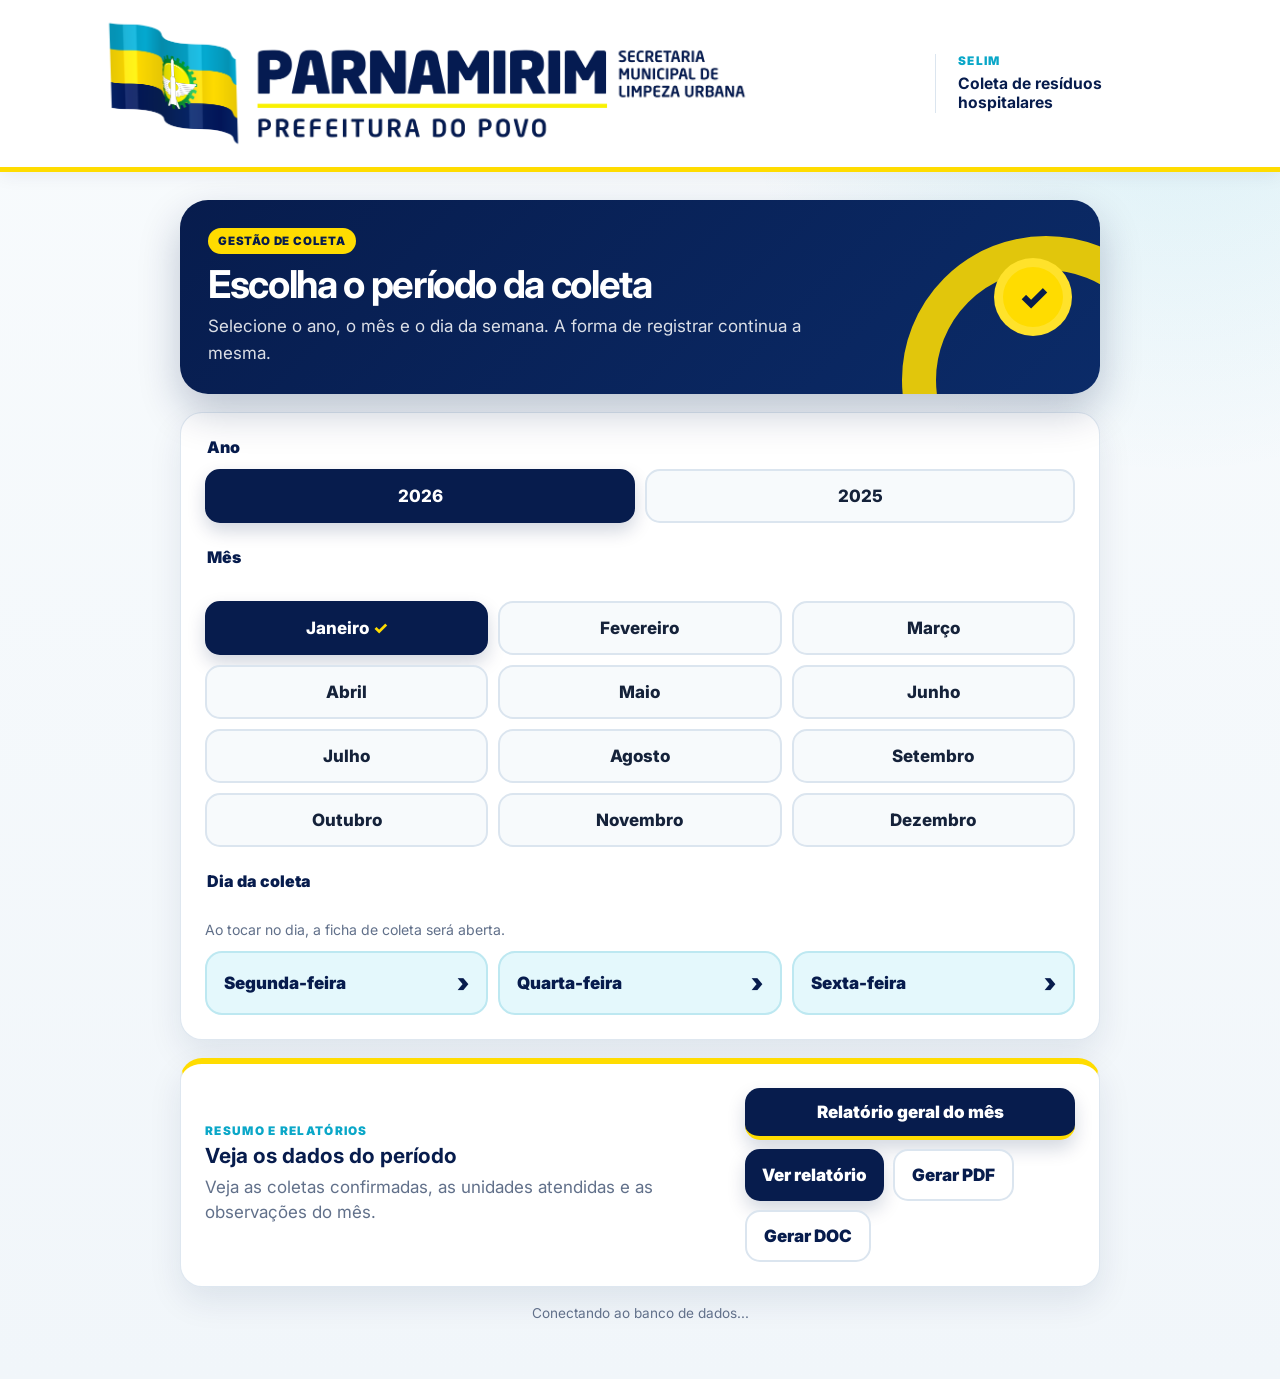
<file: index.html>
<!doctype html>
<html lang="pt-BR">
<head>
  <meta charset="utf-8">
  <meta name="viewport" content="width=device-width, initial-scale=1, viewport-fit=cover">
  <meta name="theme-color" content="#071c4d">
  <meta name="description" content="SELIM — controle da coleta de resíduos de serviços de saúde de Parnamirim.">
  <title>SELIM | Coleta Hospitalar</title>
  <link rel="preconnect" href="https://fonts.googleapis.com">
  <link rel="preconnect" href="https://fonts.gstatic.com" crossorigin>
  <link href="https://fonts.googleapis.com/css2?family=Inter:wght@400;600;700;800;900&display=swap" rel="stylesheet">
  <link rel="stylesheet" href="styles.css?v=6">
</head>
<body>
  <a class="skip-link" href="#mainContent">Ir para o conteúdo</a>

  <header class="brand-header">
    <div class="brand-wrap">
      <img class="brand-logo" src="assets/logo-parnamirim.png" alt="Prefeitura de Parnamirim — Secretaria Municipal de Limpeza Urbana">
      <div class="brand-context">
        <span class="brand-eyebrow">SELIM</span>
        <strong>Coleta de resíduos hospitalares</strong>
      </div>
    </div>
  </header>

  <main class="app" id="mainContent">
    <section class="welcome-card" aria-labelledby="pageTitle">
      <div>
        <span class="pill">Gestão de coleta</span>
        <h1 id="pageTitle">Escolha o período da coleta</h1>
        <p>Selecione o ano, o mês e o dia da semana. A forma de registrar continua a mesma.</p>
      </div>
      <div class="welcome-mark" aria-hidden="true">✓</div>
    </section>

    <section class="card selector-card" aria-labelledby="selectionTitle">
      <h2 class="sr-only" id="selectionTitle">Seleção do período</h2>

      <fieldset class="selector-group">
        <legend>Ano</legend>
        <div class="year-selector" id="yearSelector"></div>
      </fieldset>

      <fieldset class="selector-group">
        <legend>Mês</legend>
        <div class="months-grid" id="monthsGrid"></div>
      </fieldset>

      <fieldset class="selector-group selector-group-last">
        <legend>Dia da coleta</legend>
        <p class="field-help">Ao tocar no dia, a ficha de coleta será aberta.</p>
        <div class="days-grid">
          <button class="day-btn" type="button" data-day="Segunda">
            <span>Segunda-feira</span><span class="button-arrow" aria-hidden="true">›</span>
          </button>
          <button class="day-btn" type="button" data-day="Quarta">
            <span>Quarta-feira</span><span class="button-arrow" aria-hidden="true">›</span>
          </button>
          <button class="day-btn" type="button" data-day="Sexta">
            <span>Sexta-feira</span><span class="button-arrow" aria-hidden="true">›</span>
          </button>
        </div>
      </fieldset>

      <div class="loading-box" id="loadingBox" role="status" aria-live="polite">
        <div class="loader" aria-hidden="true"></div>
        <div id="loadingText">Carregando dados...</div>
      </div>
    </section>

    <section class="card report-entry" aria-labelledby="reportEntryTitle">
      <div>
        <span class="section-kicker">Resumo e relatórios</span>
        <h2 id="reportEntryTitle">Veja os dados do período</h2>
        <p>Veja as coletas confirmadas, as unidades atendidas e as observações do mês.</p>
      </div>
      <div class="report-entry-actions">
        <button class="action-btn action-primary general-report-btn" id="btnGeneralReport" type="button">Relatório geral do mês</button>
        <button class="action-btn action-primary" id="btnViewReport" type="button">Ver relatório</button>
        <button class="action-btn action-secondary" id="btnPdfHome" type="button">Gerar PDF</button>
        <button class="action-btn action-secondary" id="btnDocHome" type="button">Gerar DOC</button>
      </div>
    </section>

    <p class="system-note" id="systemNote" aria-live="polite"></p>
  </main>

  <section class="full-overlay" id="editorOverlay" aria-hidden="true" aria-labelledby="editorTitle">
    <header class="overlay-header">
      <div class="overlay-header-inner">
        <div class="overlay-title-wrap">
          <span class="section-kicker">Ficha de coleta</span>
          <h2 class="overlay-title" id="editorTitle">Coleta</h2>
          <p class="overlay-subtitle" id="editorSubtitle">Ano</p>
        </div>
        <button class="icon-btn" id="btnCloseEditor" type="button" aria-label="Fechar ficha">×</button>
      </div>
      <div class="save-state" id="autosaveStatus" role="status" aria-live="polite">Dados carregados</div>
    </header>

    <div class="overlay-content editor-content">
      <nav class="dates-strip" id="datesStrip" aria-label="Datas da coleta"></nav>

      <section class="block" aria-labelledby="statusTitle">
        <div class="block-heading">
          <div>
            <span class="section-kicker">Unidades</span>
            <h3 id="statusTitle">Status da coleta</h3>
          </div>
          <div class="status-legend" aria-label="Legenda">
            <span><i class="legend-dot legend-yes"></i>S = coletado</span>
            <span><i class="legend-dot legend-no"></i>N = sem coleta nesta data</span>
          </div>
        </div>
        <div class="unit-list" id="unitList"></div>
        <p class="status-help">Toque no botão da unidade para alternar: vazio → S → N.</p>
      </section>

      <section class="block" aria-labelledby="observationTitle">
        <div class="obs-title-row">
          <div>
            <span class="section-kicker">Anotações</span>
            <h3 id="observationTitle">Observação do dia</h3>
          </div>
          <div class="obs-date-tag" id="obsDateTag">Dia</div>
        </div>
        <label class="sr-only" for="obsTextarea">Observação da data selecionada</label>
        <textarea id="obsTextarea" placeholder="Digite aqui as observações do dia selecionado..."></textarea>
      </section>
    </div>

    <footer class="overlay-footer">
      <button class="save-btn" id="btnSalvarEditor" type="button">Salvar agora</button>
    </footer>
  </section>

  <section class="full-overlay report-overlay" id="reportOverlay" aria-hidden="true" aria-labelledby="reportTitle">
    <header class="overlay-header">
      <div class="overlay-header-inner">
        <div class="overlay-title-wrap">
          <span class="section-kicker">Relatório visual</span>
          <h2 class="overlay-title" id="reportTitle">Resumo da coleta</h2>
          <p class="overlay-subtitle" id="reportSubtitle">Período</p>
        </div>
        <button class="icon-btn" id="btnCloseReport" type="button" aria-label="Fechar relatório">×</button>
      </div>
    </header>

    <div class="overlay-content report-content">
      <p class="report-explainer">O peso líquido do caminhão vem das observações de cada data. Ele representa o total do dia e não é dividido entre unidades. “N” significa apenas que não houve coleta naquela data.</p>
      <section class="metrics-grid weight-metrics" id="weightMetrics" aria-label="Indicadores de peso"></section>
      <p class="weight-review-note" id="weightReviewNote"></p>

      <section class="comparison-card" aria-labelledby="comparisonTitle">
        <div>
          <span class="section-kicker">Peso em destaque</span>
          <h3 id="comparisonTitle">Peso em relação ao mês anterior</h3>
        </div>
        <div class="comparison-result" id="comparisonResult">Calculando...</div>
      </section>

      <div class="charts-grid">
        <section class="block chart-card" aria-labelledby="dailyChartTitle">
          <span class="section-kicker">Gráfico 1</span>
          <h3 id="dailyChartTitle">Peso líquido por data</h3>
          <div class="bar-chart" id="dailyChart" role="img" aria-label="Peso líquido do caminhão em cada data"></div>
        </section>
        <section class="block chart-card" aria-labelledby="overallChartTitle">
          <span class="section-kicker">Gráfico 2</span>
          <h3 id="overallChartTitle">Coletas confirmadas por data</h3>
          <div class="donut-wrap" id="donutChart"></div>
          <div class="chart-legend" id="donutLegend"></div>
        </section>
      </div>

      <section class="block" aria-labelledby="activityTitle">
        <span class="section-kicker">Atividade registrada</span>
        <h3 id="activityTitle">Coletas e unidades</h3>
        <div class="metrics-grid secondary-metrics" id="metricsGrid" aria-label="Indicadores de coletas"></div>
        <p class="secondary-comparison" id="activityComparison"></p>
      </section>

      <section class="block" aria-labelledby="weightDatesTitle">
        <span class="section-kicker">Conferência do peso</span>
        <h3 id="weightDatesTitle">Peso por data</h3>
        <div class="table-scroll"><table class="report-table general-table"><thead><tr><th>Data</th><th>Peso líquido</th><th>Leitura da observação</th></tr></thead><tbody id="weightDateRows"></tbody></table></div>
      </section>

      <section class="block" aria-labelledby="reportTableTitle">
        <div class="block-heading">
          <div>
            <span class="section-kicker">Dados completos</span>
            <h3 id="reportTableTitle">Tabela da coleta</h3>
          </div>
        </div>
        <div class="table-scroll">
          <table class="report-table">
            <thead id="reportTableHead"></thead>
            <tbody id="reportTableBody"></tbody>
          </table>
        </div>
      </section>

      <section class="block" aria-labelledby="reportObservationsTitle">
        <span class="section-kicker">Anotações</span>
        <h3 id="reportObservationsTitle">Observações registradas</h3>
        <div class="observations-list" id="reportObservations"></div>
      </section>

      <section class="block export-block" aria-labelledby="exportTitle">
        <div>
          <span class="section-kicker">Baixar</span>
          <h3 id="exportTitle">Gerar arquivo do relatório</h3>
        </div>
        <div class="export-actions">
          <button class="action-btn action-primary" id="btnPdfReport" type="button">Gerar PDF</button>
          <button class="action-btn action-secondary" id="btnDocReport" type="button">Gerar DOC</button>
        </div>
      </section>
    </div>
  </section>

  <section class="full-overlay general-overlay" id="generalOverlay" aria-hidden="true" aria-labelledby="generalTitle">
    <header class="overlay-header">
      <div class="overlay-header-inner">
        <div class="overlay-title-wrap">
          <span class="section-kicker">Segunda, quarta e sexta</span>
          <h2 class="overlay-title" id="generalTitle">Relatório geral do mês</h2>
          <p class="overlay-subtitle" id="generalSubtitle">Período</p>
        </div>
        <button class="icon-btn" id="btnCloseGeneral" type="button" aria-label="Fechar relatório geral">×</button>
      </div>
    </header>

    <div class="overlay-content general-content">
      <div class="general-report-header">
        <img src="assets/logo-parnamirim.png" alt="Prefeitura de Parnamirim — Secretaria Municipal de Limpeza Urbana">
        <div class="general-report-heading">
          <span class="section-kicker">SELIM • Coleta hospitalar</span>
          <h2 id="generalPrintTitle">Relatório geral</h2>
          <p>Segundas, quartas e sextas-feiras • dados da planilha do SELIM</p>
        </div>
      </div>

      <p class="report-explainer">O peso líquido do caminhão está nas observações de cada data. Ele é o principal indicador deste relatório e não pode ser atribuído a uma unidade específica. “N” significa apenas que não houve coleta naquela data.</p>
      <section class="metrics-grid weight-metrics" id="generalWeightMetrics" aria-label="Peso total e cobertura dos registros"></section>
      <p class="weight-review-note" id="generalWeightReviewNote"></p>

      <section class="comparison-card" aria-labelledby="generalComparisonTitle">
        <div>
          <span class="section-kicker">Comparação mensal do peso</span>
          <h3 id="generalComparisonTitle">Peso em relação ao mês anterior</h3>
        </div>
        <div class="comparison-result" id="generalComparison"></div>
      </section>

      <div class="charts-grid">
        <section class="block chart-card" aria-labelledby="generalDonutTitle">
          <span class="section-kicker">Gráfico 1</span>
          <h3 id="generalDonutTitle">Distribuição do peso por dia da semana</h3>
          <div class="donut-wrap" id="generalDonut"></div>
          <div class="chart-legend" id="generalDonutLegend"></div>
        </section>
        <section class="block chart-card" aria-labelledby="generalWeekdayTitle">
          <span class="section-kicker">Gráfico 2</span>
          <h3 id="generalWeekdayTitle">Peso líquido por data</h3>
          <div class="bar-chart" id="generalWeekdayChart" role="img" aria-label="Peso líquido do caminhão por data"></div>
        </section>
      </div>

      <section class="block" aria-labelledby="generalActivityTitle">
        <span class="section-kicker">Atividade registrada</span>
        <h3 id="generalActivityTitle">Coletas e unidades</h3>
        <div class="metrics-grid general-metrics secondary-metrics" id="generalMetrics" aria-label="Números gerais de coletas"></div>
        <p class="secondary-comparison" id="generalActivityComparison"></p>
      </section>

      <section class="block" aria-labelledby="generalWeekdayTableTitle">
        <span class="section-kicker">Números detalhados</span>
        <h3 id="generalWeekdayTableTitle">Por dia da semana</h3>
        <div class="table-scroll"><table class="report-table general-table"><thead><tr><th>Dia</th><th>Datas</th><th>Peso líquido</th><th>Dias com peso</th><th>Coletas S</th><th>Unidades atendidas</th><th>N: sem coleta no dia</th><th>Em branco</th></tr></thead><tbody id="generalWeekdayRows"></tbody></table></div>
      </section>

      <section class="block" aria-labelledby="generalDailyTitle">
        <span class="section-kicker">Cada data</span>
        <h3 id="generalDailyTitle">Resultado diário</h3>
        <div class="table-scroll"><table class="report-table general-table"><thead><tr><th>Dia e data</th><th>Peso líquido</th><th>Leitura</th><th>Coletas S</th><th>N: sem coleta no dia</th><th>Em branco</th></tr></thead><tbody id="generalDailyRows"></tbody></table></div>
      </section>

      <section class="block" aria-labelledby="generalUnitsTitle">
        <span class="section-kicker">Todas as unidades</span>
        <h3 id="generalUnitsTitle">Resultado por unidade</h3>
        <div class="table-scroll"><table class="report-table general-table"><thead><tr><th>Unidade</th><th>Coletas S</th><th>Datas com coleta</th><th>N: sem coleta no dia</th><th>Em branco</th></tr></thead><tbody id="generalUnitRows"></tbody></table></div>
      </section>

      <section class="block" aria-labelledby="generalObservationsTitle">
        <span class="section-kicker">Anotações</span>
        <h3 id="generalObservationsTitle">Observações do mês</h3>
        <div class="observations-list" id="generalObservations"></div>
      </section>

      <section class="block export-block general-export" aria-labelledby="generalExportTitle">
        <div><span class="section-kicker">Arquivo</span><h3 id="generalExportTitle">Imprimir ou salvar em PDF</h3></div>
        <button class="action-btn action-primary" id="btnPrintGeneral" type="button">Imprimir / salvar PDF</button>
      </section>
    </div>
  </section>

  <div class="toast" id="toast" role="status" aria-live="polite"></div>
  <iframe class="bridge-frame" id="bridgeFrame" title="Conexão segura com o banco de dados"></iframe>

  <script src="app.js?v=6"></script>
</body>
</html>
</file>
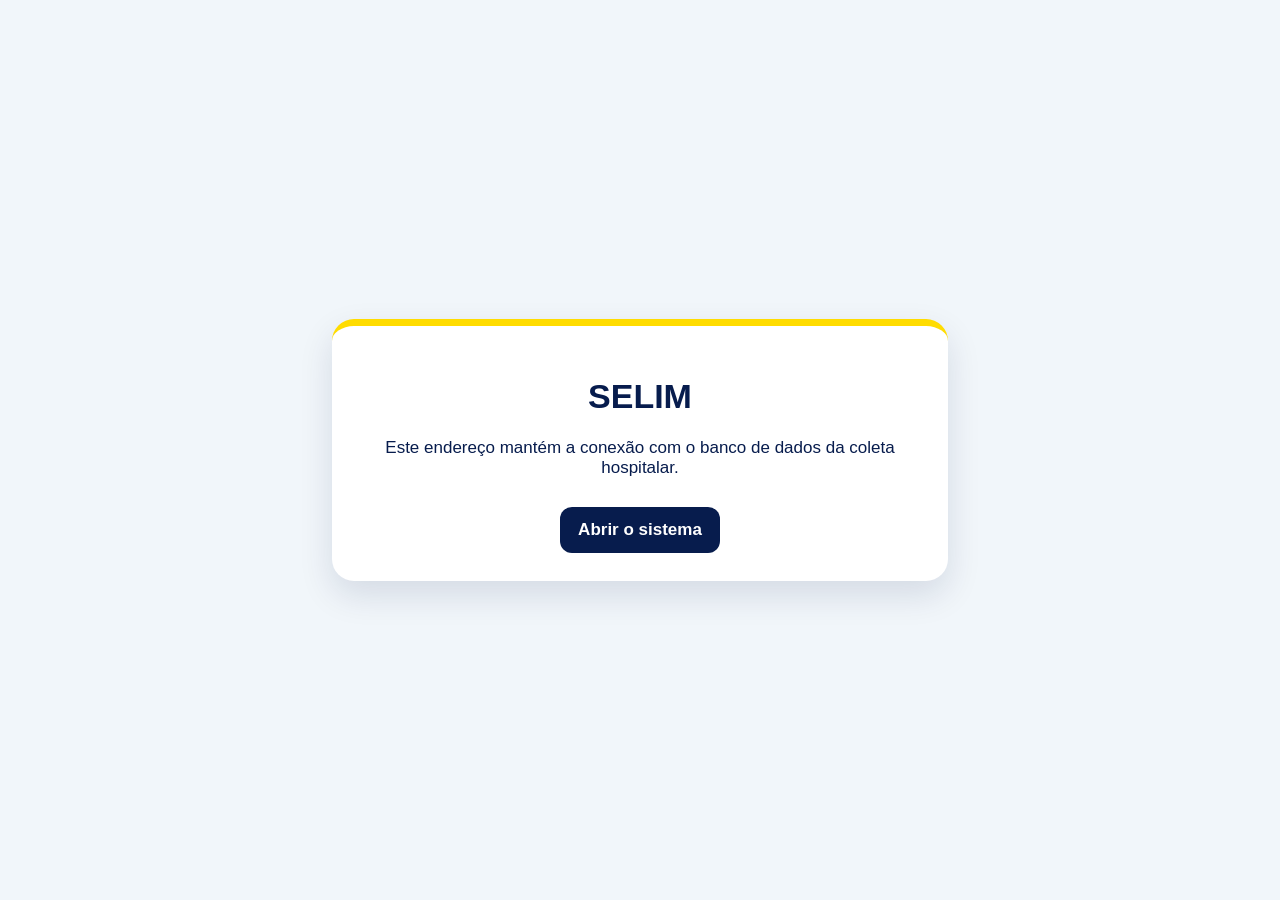
<file: backend/index.html>
<!doctype html>
<html lang="pt-BR">
<head>
  <meta charset="utf-8">
  <meta name="viewport" content="width=device-width, initial-scale=1">
  <title>SELIM — Conexão de dados</title>
  <style>
    body { margin: 0; min-height: 100vh; display: grid; place-items: center; background: #f1f6fa; color: #071c4d; font: 17px Arial, sans-serif; }
    main { width: min(560px, calc(100% - 32px)); padding: 28px; text-align: center; background: #fff; border-top: 7px solid #ffdc00; border-radius: 22px; box-shadow: 0 14px 34px rgba(7,28,77,.12); }
    a { display: inline-block; margin-top: 12px; padding: 13px 18px; color: #fff; background: #071c4d; border-radius: 12px; text-decoration: none; font-weight: bold; }
  </style>
</head>
<body>
  <main>
    <h1>SELIM</h1>
    <p>Este endereço mantém a conexão com o banco de dados da coleta hospitalar.</p>
    <a href="https://marxb50.github.io/lixohospitalar/">Abrir o sistema</a>
  </main>
  <script>
    'use strict';
    const BRIDGE_SESSION = <?!= JSON.stringify(bridgeSession) ?>;
    const ALLOWED_PARENT = 'https://marxb50.github.io';
    const ALLOWED_METHODS = new Set([
      'getDadosSalvos', 'salvarTudo', 'getResumoComparativo',
      'gerarRelatorioPDF', 'gerarRelatorioDoc', 'salvarEGerarRelatorios',
      'verificarSenhaRelatorio'
    ]);

    function postToApp(message) {
      window.top.postMessage(Object.assign({
        selimHospitalarBridge: true,
        session: BRIDGE_SESSION
      }, message), ALLOWED_PARENT);
    }

    function runMethod(method, args, id) {
      const success = result => postToApp({ id, result });
      const failure = error => postToApp({ id, error: error && error.message ? error.message : String(error) });
      const runner = google.script.run.withSuccessHandler(success).withFailureHandler(failure);
      if (method === 'getDadosSalvos') runner.getDadosSalvos.apply(runner, args);
      if (method === 'salvarTudo') runner.salvarTudo.apply(runner, args);
      if (method === 'getResumoComparativo') runner.getResumoComparativo.apply(runner, args);
      if (method === 'gerarRelatorioPDF') runner.gerarRelatorioPDF.apply(runner, args);
      if (method === 'gerarRelatorioDoc') runner.gerarRelatorioDoc.apply(runner, args);
      if (method === 'salvarEGerarRelatorios') runner.salvarEGerarRelatorios.apply(runner, args);
      if (method === 'verificarSenhaRelatorio') runner.verificarSenhaRelatorio.apply(runner, args);
    }

    window.addEventListener('message', event => {
      if (event.origin !== ALLOWED_PARENT) return;
      const message = event.data || {};
      if (message.selimHospitalarBridge !== true || message.session !== BRIDGE_SESSION) return;
      if (!ALLOWED_METHODS.has(message.method)) {
        postToApp({ id: message.id, error: 'Operação não permitida.' });
        return;
      }
      runMethod(message.method, Array.isArray(message.args) ? message.args : [], message.id);
    });

    if (BRIDGE_SESSION) postToApp({ type: 'ready' });
  </script>
</body>
</html>
</file>
<file: styles.css>
:root {
  --navy: #071c4d;
  --navy-2: #0b2b68;
  --cyan: #0aa7c8;
  --cyan-soft: #e4f8fc;
  --yellow: #ffdc00;
  --green: #158354;
  --green-soft: #e6f5ed;
  --red: #c9343b;
  --red-soft: #fdebed;
  --ink: #15223a;
  --muted: #61708a;
  --line: #dbe5ef;
  --surface: #ffffff;
  --background: #f1f6fa;
  --shadow: 0 14px 34px rgba(7, 28, 77, .09);
  --radius: 22px;
}

* { box-sizing: border-box; -webkit-tap-highlight-color: transparent; }
html { scroll-behavior: smooth; }
body {
  min-height: 100vh;
  margin: 0;
  color: var(--ink);
  background:
    radial-gradient(circle at 92% 2%, rgba(10, 167, 200, .13), transparent 28rem),
    linear-gradient(180deg, #f8fbfd 0%, var(--background) 100%);
  font-family: Inter, -apple-system, BlinkMacSystemFont, "Segoe UI", sans-serif;
  font-size: 17px;
}
button, textarea { font: inherit; }
button { touch-action: manipulation; }
button:focus-visible, textarea:focus-visible, a:focus-visible {
  outline: 4px solid rgba(10, 167, 200, .28);
  outline-offset: 3px;
}

.skip-link { position: fixed; left: 12px; top: -80px; z-index: 5000; padding: 12px 16px; background: var(--navy); color: #fff; border-radius: 10px; }
.skip-link:focus { top: 12px; }
.sr-only { position: absolute !important; width: 1px; height: 1px; padding: 0; margin: -1px; overflow: hidden; clip: rect(0,0,0,0); white-space: nowrap; border: 0; }

.brand-header { background: #fff; border-bottom: 5px solid var(--yellow); box-shadow: 0 3px 18px rgba(7, 28, 77, .07); }
.brand-wrap { width: min(1120px, 100%); margin: 0 auto; display: flex; align-items: center; gap: 22px; padding: 16px 22px; }
.brand-logo { display: block; width: min(650px, 68vw); height: auto; }
.brand-context { margin-left: auto; padding-left: 22px; border-left: 1px solid var(--line); color: var(--navy); line-height: 1.25; }
.brand-context strong { display: block; max-width: 220px; font-size: .98rem; }
.brand-eyebrow, .section-kicker { display: block; margin-bottom: 5px; color: var(--cyan); font-size: .74rem; font-weight: 900; letter-spacing: .11em; text-transform: uppercase; }

.app { width: min(960px, 100%); margin: 0 auto; padding: 28px 20px 50px; }
.welcome-card {
  position: relative; overflow: hidden; display: flex; align-items: center; justify-content: space-between; gap: 24px;
  margin-bottom: 18px; padding: 28px; color: #fff; border-radius: 28px;
  background: linear-gradient(135deg, var(--navy), var(--navy-2)); box-shadow: 0 18px 42px rgba(7, 28, 77, .24);
}
.welcome-card::after { content: ""; position: absolute; width: 220px; height: 220px; right: -90px; bottom: -130px; border: 34px solid rgba(255, 220, 0, .88); border-radius: 50%; }
.welcome-card h1 { position: relative; margin: 9px 0 8px; font-size: clamp(1.65rem, 4vw, 2.4rem); line-height: 1.1; letter-spacing: -.035em; }
.welcome-card p { position: relative; max-width: 620px; margin: 0; color: rgba(255,255,255,.86); line-height: 1.55; }
.pill { display: inline-flex; padding: 6px 10px; color: var(--navy); background: var(--yellow); border-radius: 999px; font-size: .72rem; font-weight: 900; letter-spacing: .07em; text-transform: uppercase; }
.welcome-mark { position: relative; z-index: 1; display: grid; width: 78px; min-width: 78px; height: 78px; place-items: center; color: var(--navy); background: var(--yellow); border: 9px solid rgba(255,255,255,.17); border-radius: 50%; font-size: 2.1rem; font-weight: 900; }

.card, .block { background: var(--surface); border: 1px solid rgba(219, 229, 239, .9); border-radius: var(--radius); box-shadow: var(--shadow); }
.selector-card, .report-entry { padding: 24px; margin-bottom: 18px; }
.selector-group { min-width: 0; margin: 0; padding: 0 0 24px; border: 0; }
.selector-group + .selector-group { padding-top: 22px; border-top: 1px solid var(--line); }
.selector-group-last { padding-bottom: 0; }
.selector-group legend { width: 100%; margin-bottom: 12px; color: var(--navy); font-size: 1rem; font-weight: 900; }
.field-help { margin: -4px 0 13px; color: var(--muted); font-size: .88rem; }

.year-selector, .months-grid, .days-grid { display: grid; gap: 10px; }
.year-selector { grid-template-columns: repeat(2, minmax(0, 1fr)); }
.months-grid { grid-template-columns: repeat(3, minmax(0, 1fr)); }
.days-grid { grid-template-columns: repeat(3, minmax(0, 1fr)); }
.year-btn, .month-btn, .day-btn, .action-btn, .date-chip, .status-main-btn, .save-btn, .icon-btn { border: 0; cursor: pointer; }
.year-btn, .month-btn {
  min-height: 54px; padding: 10px 12px; color: var(--ink); background: #f7fafc; border: 2px solid var(--line); border-radius: 15px; font-weight: 800;
}
.year-btn:hover, .month-btn:hover { border-color: var(--cyan); }
.year-btn.active, .month-btn.active { color: #fff; background: var(--navy); border-color: var(--navy); box-shadow: 0 8px 18px rgba(7,28,77,.18); }
.month-btn.active::after { content: " ✓"; color: var(--yellow); }
.day-btn { display: flex; min-height: 64px; align-items: center; justify-content: space-between; padding: 14px 17px; text-align: left; color: var(--navy); background: var(--cyan-soft); border: 2px solid #bde8f1; border-radius: 17px; font-weight: 900; }
.day-btn:hover { transform: translateY(-1px); border-color: var(--cyan); }
.day-btn.active { color: #fff; background: var(--navy); border-color: var(--navy); }
.button-arrow { font-size: 1.7rem; line-height: 1; }

.loading-box { display: none; margin-top: 20px; padding: 18px; text-align: center; color: var(--navy); background: var(--cyan-soft); border: 1px dashed var(--cyan); border-radius: 16px; font-weight: 700; }
.loading-box.visible { display: block; }
.loader { width: 32px; height: 32px; margin: 0 auto 10px; border: 4px solid rgba(10,167,200,.2); border-top-color: var(--cyan); border-radius: 50%; animation: spin .8s linear infinite; }
@keyframes spin { to { transform: rotate(360deg); } }

.report-entry { display: grid; grid-template-columns: minmax(0, 1fr) auto; align-items: center; gap: 22px; border-top: 6px solid var(--yellow); }
.report-entry h2, .report-entry p { margin: 0; }
.report-entry h2 { color: var(--navy); font-size: 1.3rem; }
.report-entry p { margin-top: 7px; color: var(--muted); line-height: 1.5; }
.report-entry-actions, .export-actions { display: flex; flex-wrap: wrap; gap: 9px; }
.report-entry-actions { width: 330px; }
.general-report-btn { width: 100%; min-height: 60px; background: linear-gradient(135deg, var(--navy), var(--navy-2)); border-bottom: 4px solid var(--yellow); }
.action-btn { min-height: 52px; padding: 11px 17px; border-radius: 15px; font-weight: 900; }
.action-btn:disabled, .save-btn:disabled { cursor: wait; opacity: .58; }
.action-primary { color: #fff; background: var(--navy); box-shadow: 0 9px 18px rgba(7,28,77,.17); }
.action-secondary { color: var(--navy); background: #fff; border: 2px solid var(--line); }
.system-note { min-height: 24px; margin: 14px 0 0; text-align: center; color: var(--muted); font-size: .85rem; }

.full-overlay { display: none; position: fixed; inset: 0; z-index: 1000; flex-direction: column; background: var(--background); }
.full-overlay.open { display: flex; }
.overlay-header { position: sticky; top: 0; z-index: 20; padding: 14px 20px 10px; background: rgba(255,255,255,.97); border-bottom: 4px solid var(--yellow); box-shadow: 0 4px 20px rgba(7,28,77,.08); backdrop-filter: blur(12px); }
.overlay-header-inner { width: min(1120px, 100%); margin: 0 auto; display: flex; align-items: center; justify-content: space-between; gap: 16px; }
.overlay-title-wrap { min-width: 0; }
.overlay-title { margin: 0; color: var(--navy); font-size: 1.28rem; white-space: nowrap; overflow: hidden; text-overflow: ellipsis; }
.overlay-subtitle { margin: 4px 0 0; color: var(--muted); font-size: .84rem; }
.icon-btn { display: grid; width: 48px; min-width: 48px; height: 48px; place-items: center; color: var(--navy); background: #edf3f8; border-radius: 14px; font-size: 1.8rem; line-height: 1; }
.save-state { width: min(1120px, 100%); min-height: 18px; margin: 7px auto 0; color: var(--muted); font-size: .78rem; }
.overlay-content { flex: 1; width: min(1120px, 100%); margin: 0 auto; overflow-y: auto; padding: 18px 20px 112px; }
.overlay-footer { position: fixed; left: 0; right: 0; bottom: 0; z-index: 30; padding: 12px max(18px, calc((100vw - 1080px) / 2)) calc(12px + env(safe-area-inset-bottom)); background: rgba(255,255,255,.97); border-top: 1px solid var(--line); backdrop-filter: blur(12px); }
.save-btn { width: 100%; min-height: 58px; color: #fff; background: linear-gradient(135deg, var(--green), #0d6940); border-radius: 17px; font-weight: 900; box-shadow: 0 10px 22px rgba(21,131,84,.23); }

.dates-strip { display: flex; gap: 10px; margin-bottom: 15px; padding: 2px 0 7px; overflow-x: auto; scrollbar-width: thin; }
.date-chip { min-width: 84px; min-height: 68px; flex: 0 0 auto; display: flex; flex-direction: column; align-items: center; justify-content: center; color: var(--navy); background: #fff; border: 2px solid var(--line); border-radius: 17px; }
.date-chip.active { color: #fff; background: var(--navy); border-color: var(--navy); box-shadow: 0 9px 20px rgba(7,28,77,.2); }
.date-chip .day-num { font-size: 1.18rem; font-weight: 900; }
.date-chip .day-label { margin-top: 2px; font-size: .72rem; font-weight: 700; opacity: .85; }
.block { margin-bottom: 15px; padding: 20px; }
.block-heading, .obs-title-row { display: flex; align-items: start; justify-content: space-between; gap: 18px; margin-bottom: 15px; }
.block h3 { margin: 0; color: var(--navy); font-size: 1.12rem; }
.status-legend { display: flex; flex-wrap: wrap; justify-content: flex-end; gap: 8px 13px; color: var(--muted); font-size: .78rem; font-weight: 700; }
.status-legend span { display: inline-flex; align-items: center; gap: 6px; }
.legend-dot { width: 10px; height: 10px; border-radius: 50%; }
.legend-yes { background: var(--green); }
.legend-no { background: var(--cyan); }
.unit-list { display: grid; grid-template-columns: repeat(2, minmax(0,1fr)); gap: 10px; }
.unit-card { display: grid; grid-template-columns: minmax(0,1fr) auto; gap: 12px; align-items: center; min-height: 76px; padding: 13px 14px; background: #f8fafc; border: 1px solid var(--line); border-radius: 16px; }
.unit-name { line-height: 1.3; font-size: .91rem; font-weight: 800; }
.status-main-btn { min-width: 62px; height: 50px; padding: 0 13px; color: var(--navy); background: #fff; border: 2px solid #ccd9e6; border-radius: 14px; font-size: 1rem; font-weight: 900; }
.status-main-btn.st-s { color: #fff; background: var(--green); border-color: var(--green); }
.status-main-btn.st-n { color: #fff; background: var(--navy-2); border-color: var(--cyan); }
.status-help { margin: 13px 0 0; text-align: center; color: var(--muted); font-size: .8rem; }
.obs-date-tag { padding: 8px 11px; color: var(--navy); background: var(--yellow); border-radius: 999px; font-size: .78rem; font-weight: 900; white-space: nowrap; }
textarea { width: 100%; min-height: 130px; padding: 15px; color: var(--ink); background: #fff; border: 2px solid var(--line); border-radius: 15px; resize: vertical; line-height: 1.5; }

.report-content { padding-bottom: 40px; }
.general-content { padding-bottom: 40px; }
.general-report-header { display: grid; gap: 18px; margin-bottom: 15px; padding: 22px; background: #fff; border-top: 6px solid var(--yellow); border-radius: 20px; box-shadow: var(--shadow); }
.general-report-header img { display: block; width: min(740px, 100%); height: auto; }
.general-report-heading h2 { margin: 2px 0 5px; color: var(--navy); font-size: clamp(1.4rem, 3vw, 2rem); }
.general-report-heading p { margin: 0; color: var(--muted); }
.report-explainer { margin: 0 0 15px; padding: 13px 16px; color: var(--navy); background: var(--cyan-soft); border-left: 5px solid var(--cyan); border-radius: 10px; font-size: .86rem; line-height: 1.45; }
.general-metrics { grid-template-columns: repeat(auto-fit, minmax(155px, 1fr)); }
.weight-metrics { grid-template-columns: 1.35fr repeat(3, 1fr); margin-bottom: 7px; }
.metric-card.metric-weight { color: #fff; background: linear-gradient(135deg, var(--navy), var(--navy-2)); border-top: 5px solid var(--yellow); }
.metric-card.metric-weight .metric-label { color: #cbeaf1; }
.metric-card.metric-weight .metric-value { color: var(--yellow); font-size: 2rem; }
.weight-review-note { margin: 0 0 16px; color: var(--muted); font-size: .8rem; line-height: 1.4; }
.secondary-metrics { margin: 15px 0; grid-template-columns: repeat(auto-fit, minmax(145px, 1fr)); }
.secondary-comparison { margin: 10px 0 0; padding: 12px 14px; color: var(--navy); background: var(--cyan-soft); border-radius: 12px; font-size: .86rem; line-height: 1.45; }
.report-content .charts-grid { grid-template-columns: 1.22fr .78fr; }
.general-table { width: 100%; }
.general-table th:first-child, .general-table td:first-child { min-width: 155px; }
.general-table tbody th { text-align: left; background: #fff; color: var(--navy); }
.general-table .total-row th, .general-table .total-row td { background: var(--cyan-soft); font-weight: 900; }
.metrics-grid { display: grid; grid-template-columns: repeat(4, minmax(0,1fr)); gap: 12px; margin-bottom: 15px; }
.metric-card { padding: 17px; background: #fff; border: 1px solid var(--line); border-radius: 18px; box-shadow: var(--shadow); }
.metric-label { color: var(--muted); font-size: .78rem; font-weight: 800; text-transform: uppercase; letter-spacing: .06em; }
.metric-value { display: block; margin-top: 7px; color: var(--navy); font-size: 1.75rem; font-weight: 900; }
.metric-card.metric-good { border-top: 5px solid var(--green); }
.metric-card.metric-bad { border-top: 5px solid var(--red); }
.metric-card.metric-neutral { border-top: 5px solid var(--cyan); }
.metric-card.metric-rate { border-top: 5px solid var(--yellow); }
.comparison-card { display: flex; align-items: center; justify-content: space-between; gap: 20px; margin-bottom: 15px; padding: 20px; color: #fff; background: linear-gradient(135deg, var(--navy), var(--navy-2)); border-radius: 20px; box-shadow: 0 13px 28px rgba(7,28,77,.19); }
.comparison-card h3 { margin: 0; font-size: 1.12rem; }
.comparison-result { text-align: right; font-weight: 800; }
.comparison-number { display: block; color: var(--yellow); font-size: 1.8rem; font-weight: 900; }
.comparison-detail { display: block; margin-top: 5px; font-size: .8rem; opacity: .9; }
.charts-grid { display: grid; grid-template-columns: .78fr 1.22fr; gap: 15px; }
.chart-card { min-height: 360px; }
.chart-card h3 { margin-bottom: 20px; }
.donut-wrap { display: grid; place-items: center; min-height: 190px; }
.donut { position: relative; display: grid; width: 184px; height: 184px; place-items: center; border-radius: 50%; }
.donut::after { content: ""; position: absolute; width: 112px; height: 112px; background: #fff; border-radius: 50%; box-shadow: inset 0 0 0 1px var(--line); }
.donut-center { position: relative; z-index: 1; text-align: center; color: var(--navy); }
.donut-center strong { display: block; font-size: 1.55rem; }
.donut-center span { font-size: .73rem; font-weight: 800; color: var(--muted); }
.chart-legend { display: flex; flex-wrap: wrap; justify-content: center; gap: 11px 15px; margin-top: 13px; color: var(--muted); font-size: .78rem; font-weight: 700; }
.chart-legend span { display: inline-flex; align-items: center; gap: 6px; }
.bar-chart { display: flex; min-height: 260px; align-items: flex-end; gap: 13px; overflow-x: auto; padding: 16px 5px 0; border-bottom: 1px solid var(--line); }
.bar-group { min-width: 62px; flex: 1 0 62px; display: grid; grid-template-columns: 1fr 1fr; align-items: end; gap: 5px; height: 225px; position: relative; padding-bottom: 27px; }
.bar-group.single-bar { display: flex; align-items: flex-end; justify-content: center; }
.bar-group.single-bar .bar { width: 32px; }
.bar { min-height: 2px; border-radius: 7px 7px 2px 2px; position: relative; }
.bar-yes { background: var(--green); }
.bar-missing { background: #dbe5ef; }
.bar-no { background: var(--red); }
.bar-value { position: absolute; left: 50%; top: -19px; transform: translateX(-50%); color: var(--ink); font-size: .67rem; font-weight: 900; }
.bar-label { position: absolute; left: 0; right: 0; bottom: 3px; text-align: center; color: var(--muted); font-size: .69rem; font-weight: 800; }
.table-scroll { overflow: auto; border: 1px solid var(--line); border-radius: 14px; }
.report-table { width: 100%; border-collapse: collapse; font-size: .83rem; }
.report-table th, .report-table td { min-width: 76px; padding: 10px; text-align: center; border-right: 1px solid var(--line); border-bottom: 1px solid var(--line); }
.report-table th:first-child, .report-table td:first-child { min-width: 240px; position: sticky; left: 0; z-index: 1; text-align: left; background: #fff; }
.report-table thead th { position: sticky; top: 0; z-index: 2; color: #fff; background: var(--navy); font-weight: 900; }
.report-table thead th:first-child { z-index: 3; background: var(--navy); }
.status-cell-s { color: var(--green); background: var(--green-soft); font-weight: 900; }
.status-cell-n { color: var(--navy); background: var(--cyan-soft); font-weight: 900; }
.observations-list { display: grid; gap: 9px; margin-top: 15px; }
.observation-item { display: grid; grid-template-columns: auto minmax(0,1fr); gap: 12px; padding: 12px; background: #f8fafc; border: 1px solid var(--line); border-radius: 13px; line-height: 1.45; }
.observation-item strong { color: var(--navy); white-space: nowrap; }
.empty-state { padding: 20px; text-align: center; color: var(--muted); background: #f8fafc; border: 1px dashed var(--line); border-radius: 13px; }
.export-block { display: flex; align-items: center; justify-content: space-between; gap: 18px; }
.export-block h3 { margin: 0; }

.toast { display: none; position: fixed; z-index: 4000; left: 50%; top: 18px; transform: translateX(-50%); width: min(540px, calc(100vw - 30px)); padding: 13px 17px; text-align: center; color: #fff; background: #172136; border-radius: 999px; box-shadow: 0 13px 30px rgba(0,0,0,.24); font-size: .9rem; font-weight: 800; }
.toast.visible { display: block; }
.bridge-frame { position: fixed; width: 1px; height: 1px; right: 0; bottom: 0; border: 0; opacity: .01; pointer-events: none; }

@media (max-width: 820px) {
  .brand-context { display: none; }
  .brand-logo { width: min(760px, 100%); }
  .months-grid { grid-template-columns: repeat(2, minmax(0,1fr)); }
  .days-grid { grid-template-columns: 1fr; }
  .report-entry { grid-template-columns: 1fr; }
  .report-entry-actions { width: 100%; }
  .metrics-grid { grid-template-columns: repeat(2, minmax(0,1fr)); }
  .charts-grid { grid-template-columns: 1fr; }
  .report-content .charts-grid { grid-template-columns: 1fr; }
  .weight-metrics { grid-template-columns: repeat(2, minmax(0,1fr)); }
  .weight-metrics .metric-weight { grid-column: 1 / -1; }
  .unit-list { grid-template-columns: 1fr; }
}

@media (max-width: 520px) {
  body { font-size: 16px; }
  .brand-wrap { padding: 13px 15px; }
  .app { padding: 18px 12px 36px; }
  .welcome-card { padding: 22px 18px; border-radius: 22px; }
  .welcome-mark { display: none; }
  .selector-card, .report-entry, .block { padding: 17px; }
  .overlay-header { padding-left: 14px; padding-right: 14px; }
  .overlay-content { padding-left: 12px; padding-right: 12px; }
  .months-grid { grid-template-columns: repeat(2, minmax(0,1fr)); }
  .report-entry-actions, .export-actions { display: grid; grid-template-columns: 1fr; width: 100%; }
  .comparison-card, .export-block { align-items: flex-start; flex-direction: column; }
  .comparison-result { text-align: left; }
  .report-table th:first-child, .report-table td:first-child { min-width: 190px; }
}

@media print {
  @page { size: A4 portrait; margin: 12mm; }
  html, body { background: #fff !important; }
  body { overflow: visible !important; -webkit-print-color-adjust: exact; print-color-adjust: exact; }
  .brand-header, .app, .overlay-header, .export-block, .toast, .bridge-frame, .editorOverlay { display: none !important; }
  .full-overlay:not(.open) { display: none !important; }
  .full-overlay.open { display: block !important; position: static; background: #fff; }
  .overlay-content { width: 100%; overflow: visible; padding: 0; }
  .block, .metric-card { box-shadow: none; break-inside: avoid; }
  .general-report-header { box-shadow: none; padding: 0 0 12px; }
  .general-report-header img { width: 100%; max-width: 620px; }
  .general-metrics { grid-template-columns: repeat(4, minmax(0,1fr)); }
  .weight-metrics { grid-template-columns: repeat(4, minmax(0,1fr)); }
  .weight-metrics .metric-weight { grid-column: auto; }
  .metrics-grid { gap: 6px; }
  .metric-card { padding: 9px; }
  .metric-value { font-size: 1.25rem; }
  .charts-grid { grid-template-columns: 1fr 1fr; }
  .chart-card { min-height: 270px; }
  .bar-chart { min-height: 210px; }
  .bar-group { height: 180px; }
  .report-table { font-size: 9px; }
  .report-table th, .report-table td { min-width: 0; padding: 5px; }
  .report-table th:first-child, .report-table td:first-child, .general-table th:first-child, .general-table td:first-child { min-width: 0; position: static; }
  .table-scroll { overflow: visible; }
  .observation-item { break-inside: avoid; }
}
</file>
